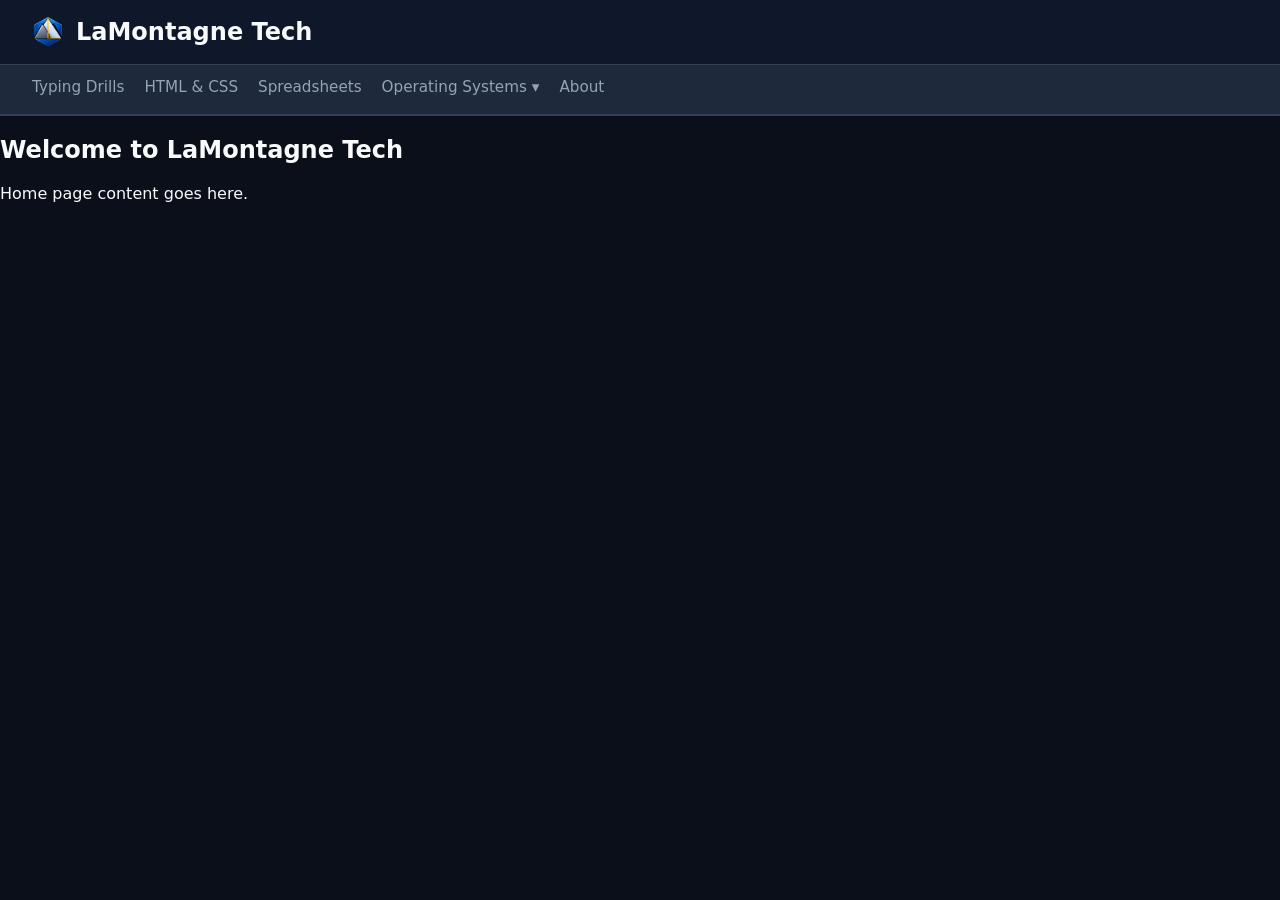
<file: index.html>
<!DOCTYPE html>
<html lang="en">
    <head>
        <meta charset="UTF-8">
        <meta name="viewport" content="width=device-width, initial-scale=1.0">
        <title>LaMontagne Tech - Home</title>
        <link rel="stylesheet" href="styles.css">
    </head>
    <body>
        <!-- The header will be automatically injected here by site.js -->
        
        <main>
            <section class="page-section">
                <h2>Welcome to LaMontagne Tech</h2>
                <p>Home page content goes here.</p>
            </section>
        </main>

        <script src="site.js"></script>
    </body>
</html>
</file>
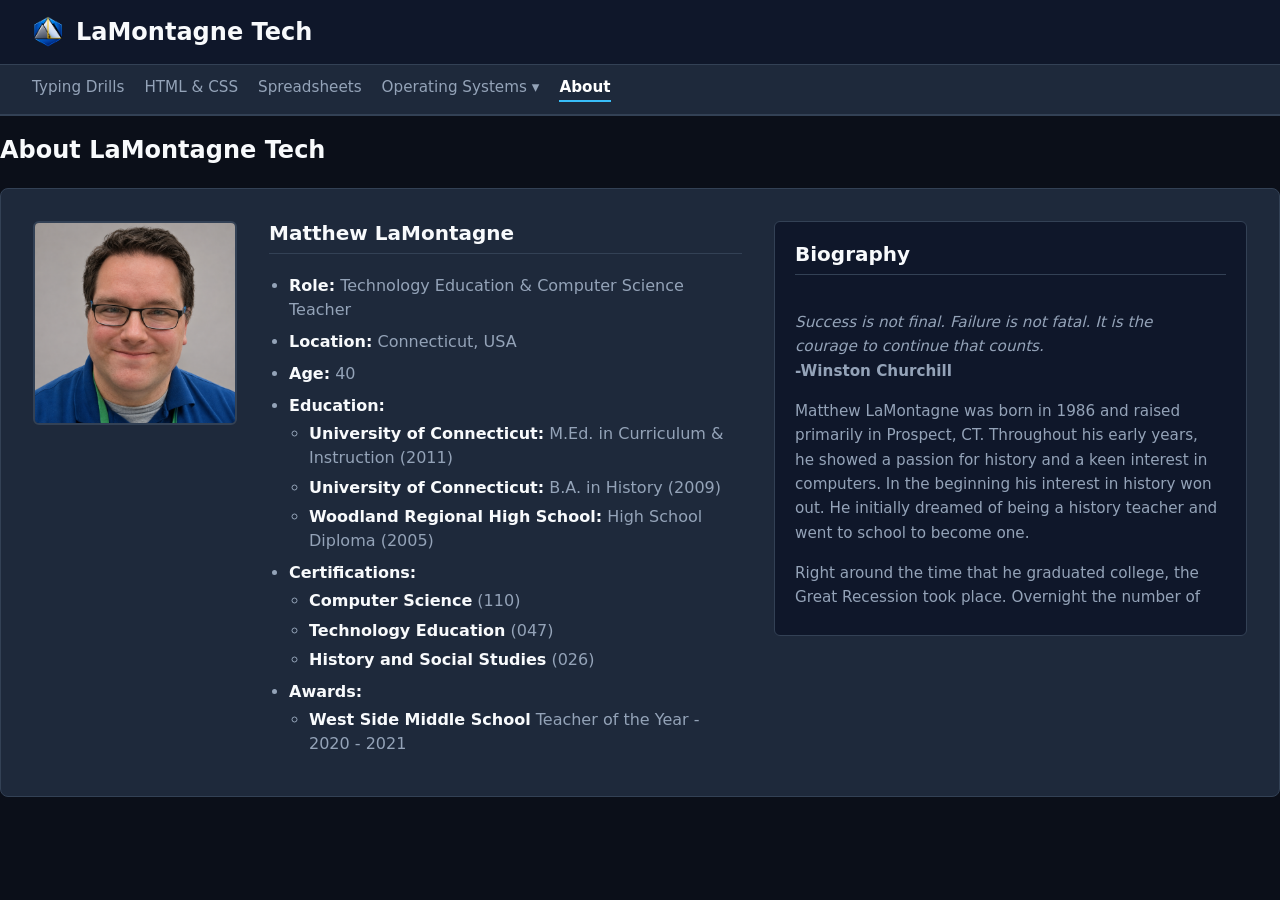
<file: about.html>
<!DOCTYPE html>
<html lang="en">
    <head>
        <meta charset="UTF-8">
        <meta name="viewport" content="width=device-width, initial-scale=1.0">
        <title>LaMontagne Tech - About</title>
        <link rel="stylesheet" href="styles.css">
    </head>
    <body>
        <!-- The header will be automatically injected here by site.js -->
        
        <main>
    <section class="page-section">
        <h2>About LaMontagne Tech</h2>
        
        <!-- Profile Container (3-Column Layout) -->
        <div class="profile-card">
            <img src="./images/portrait.png" alt="Portrait of Matthew" class="profile-photo">
            
            <div class="quick-facts">
                <h3>Matthew LaMontagne</h3>
                <ul class="facts-list">
                    <li><strong>Role:</strong> Technology Education & Computer Science Teacher</li>
                    <li><strong>Location:</strong> Connecticut, USA</li>
                    <li><strong>Age:</strong> <span id="dynamic-age"></span></li>
                    <li><strong>Education:</strong>
                        <ul class="nested-facts">
                            <li><strong>University of Connecticut:</strong> M.Ed. in Curriculum & Instruction (2011)</li>
                            <li><strong>University of Connecticut:</strong> B.A. in History (2009)</li>
                            <li><strong>Woodland Regional High School:</strong> High School Diploma (2005)</li>
                        </ul>
                    </li>
                    <li><strong>Certifications:</strong>
                        <ul class="nested-facts">
                            <li><strong>Computer Science</strong> (110)</li>
                            <li><strong>Technology Education</strong> (047)</li>
                            <li><strong>History and Social Studies</strong> (026)</li>
                        </ul>
                    </li>
                    <li><strong>Awards:</strong>
                        <ul class="nested-facts">
                            <li><strong>West Side Middle School</strong> Teacher of the Year - 2020 - 2021</li>
                        </ul>
                    </li>
                    
                </ul>
            </div>

            
            <div class="profile-bio">
                <h3>Biography</h3>
                <div class="bio-scroll-content">
                    <p><i>Success is not final. Failure is not fatal. It is the courage to continue that counts.</i> <strong> <br>-Winston Churchill</strong></p>
                    <p>Matthew LaMontagne was born in 1986 and raised primarily in Prospect, CT. Throughout his early years, he showed a passion for history and a keen interest in computers. In the beginning
                        his interest in history won out. He initially dreamed of being a history teacher and went to school to become one. 
                    </p>
                    <p>Right around the time that he graduated college, the Great Recession took place. Overnight the number of teaching positions available dropped dramatically. 
                        It quickly became apparent that most people in his field were not having any success in finding work. Matthew decided that the best choice then was to 
                        work as a substitute teacher in Waterbury. 
                    </p>
                    <p>He was given a long term Technology Education substitute assignment in 2013. During that time he got to work sourcing and repairing older laptops and towers to give students equipment to work with. Budgets
                       were tight, and he was not content with simply giving the kids paperwork. 
                    </p>
                    <p>After that year, the school opened up a series of computer teacher postions aimed at hiring dedicated certified staff. Matthew
                        was offered an official teaching position in 2014. He wasted no time in constructing curriculum for the new course and learning the
                        ins and outs of the Computer Information Systems standards. </p>
                    <p>Matthew's angle in teaching is to lead by example. When the district said that it needed students to have typing skill, he spent two years relearning how to type until he could
                        perform at a professional level, and wrote a course around it. When the district noted a lack of trained computer science teachers, he spent years learning HTML/CSS/JS/SQL and eventually
                        took and passed the Computer Science Praxis II. He learned by writing his own programs, making mistakes and sharing the process with the students. 
                    </p>
                    <p>During the Pandemic in 2020, Matthew realized right away that most families in his district were not well equipped to jump into distance learning. Most
                        did not have computer towers or laptops at home, and the achievement gap would widen with each passing day that the children were not engaged in learning. Since Matthew was
                        one of the few teachers who had already adopted Google Classroom well in advance of the pandemic, he knew that he had to lead the charge.</p>
                        
                    <p> Over the course of a month, Matthew contacted 
                        hundreds of households by phone, and walked families through connecting through everything from smart phones to Playstation consoles. If it had an internet
                        connection, he helped them make it happen. Likewise he created dozens of training tutorial videos for teachers and students to get them up to speed about Google Classroom, Google Meet, video editing software and 
                        a wide variety of digital tools to keep the work fun and engaging. 
                    </p>
                    <p>As a result of his efforts during the pandemic, Matthew was awarded with the 2020-2021 Teacher of the Year award.</p>
                    <p>People often assume that success is a straight line from major to career. However, it should be noted that we can become whatever we want at any age if we are willing to put the work in. Learning 
                        does not stop when we become adults. Instead it is the time we can best leverage our most powerful computer - our brains - to become something more. 
                    </p>
                </div>
            </div>
        </div>
    </section>
</main>

        <script src="site.js"></script>
    </body>
</html>
</file>
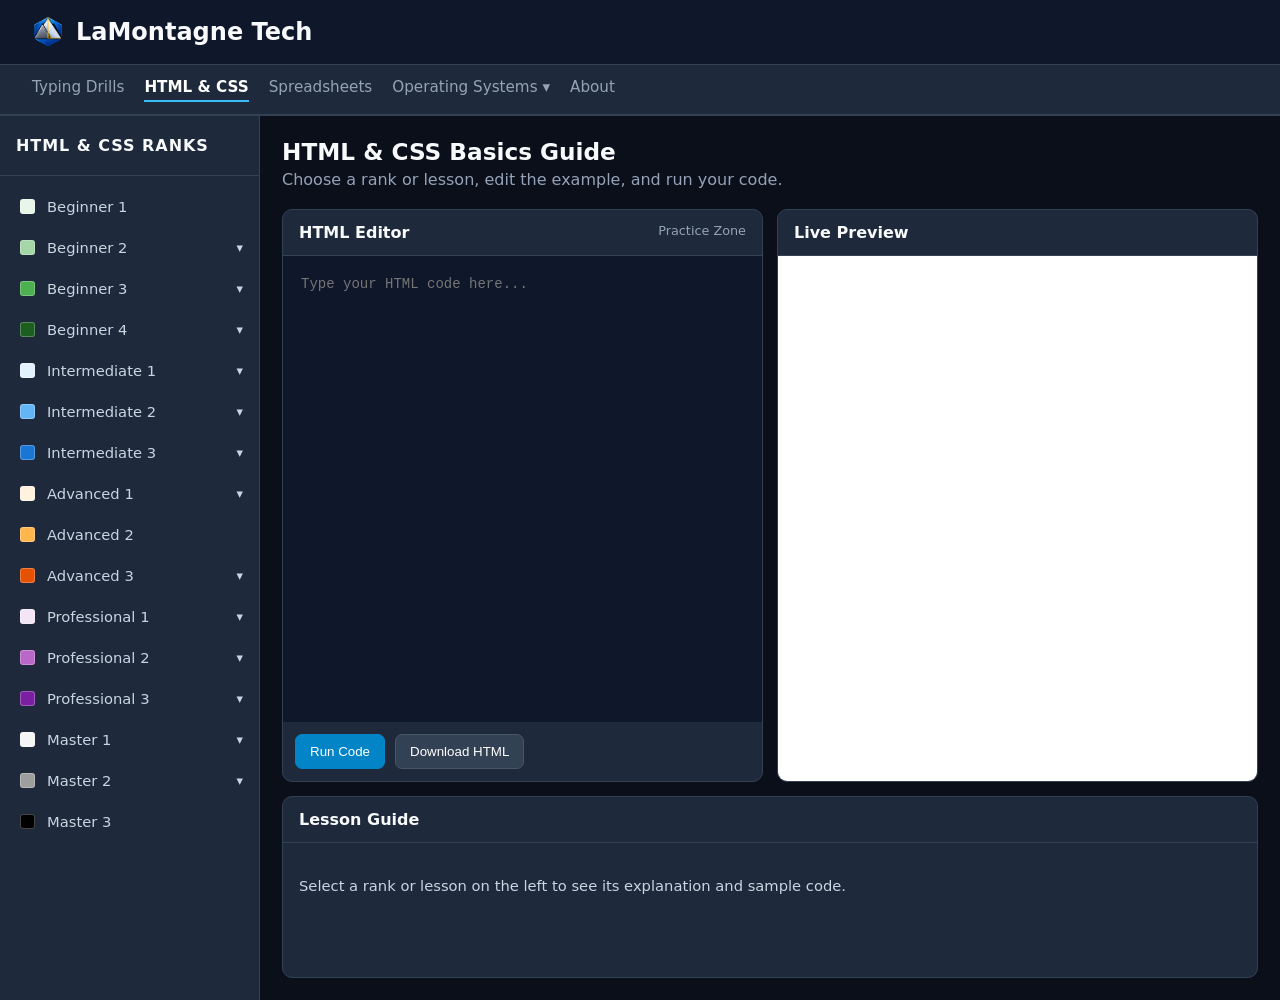
<file: htmlcss.html>
<!DOCTYPE html><html lang="en"><head><meta charset="UTF-8"><meta name="viewport" content="width=device-width,initial-scale=1"><title>HTML & CSS | LaMontagne Tech</title><link rel="stylesheet" href="styles.css"><link rel="stylesheet" href="htmlcss.css"></head><body><main class="htmlcss-app"><aside class="htmlcss-sidebar" aria-label="HTML and CSS ranks"><div class="htmlcss-sidebar-title">HTML & CSS RANKS</div><div class="htmlcss-ranks"><div class="htmlcss-rank"><button type="button" class="htmlcss-rank-button" id="b1"><span class="rank-shield b"></span>Beginner 1</button></div><div class="htmlcss-rank"><button type="button" class="htmlcss-rank-button" id="b2" aria-expanded="false"><span class="rank-shield b"></span>Beginner 2<span class="rank-chevron">▾</span></button><div class="htmlcss-lessons" hidden><button type="button" class="htmlcss-lesson" id="headings">Headings</button><button type="button" class="htmlcss-lesson" id="paragraphs">Paragraphs</button><button type="button" class="htmlcss-lesson" id="line-breaks">Line Breaks</button></div></div><div class="htmlcss-rank"><button type="button" class="htmlcss-rank-button" id="b3" aria-expanded="false"><span class="rank-shield b"></span>Beginner 3<span class="rank-chevron">▾</span></button><div class="htmlcss-lessons" hidden><button type="button" class="htmlcss-lesson" id="bold">Bold/Strong</button><button type="button" class="htmlcss-lesson" id="italics">Italicize/Emphasize</button></div></div><div class="htmlcss-rank"><button type="button" class="htmlcss-rank-button" id="b4" aria-expanded="false"><span class="rank-shield b"></span>Beginner 4<span class="rank-chevron">▾</span></button><div class="htmlcss-lessons" hidden><button type="button" class="htmlcss-lesson" id="unordered">Unordered Lists</button><button type="button" class="htmlcss-lesson" id="ordered">Ordered Lists</button></div></div><div class="htmlcss-rank"><button type="button" class="htmlcss-rank-button" id="i1" aria-expanded="false"><span class="rank-shield i"></span>Intermediate 1<span class="rank-chevron">▾</span></button><div class="htmlcss-lessons" hidden><button type="button" class="htmlcss-lesson" id="images">Images</button><button type="button" class="htmlcss-lesson" id="attributes">Attributes</button></div></div><div class="htmlcss-rank"><button type="button" class="htmlcss-rank-button" id="i2" aria-expanded="false"><span class="rank-shield i"></span>Intermediate 2<span class="rank-chevron">▾</span></button><div class="htmlcss-lessons" hidden><button type="button" class="htmlcss-lesson" id="css-colors">CSS color</button><button type="button" class="htmlcss-lesson" id="combine-css">Combining CSS commands</button></div></div><div class="htmlcss-rank"><button type="button" class="htmlcss-rank-button" id="i3" aria-expanded="false"><span class="rank-shield i"></span>Intermediate 3<span class="rank-chevron">▾</span></button><div class="htmlcss-lessons" hidden><button type="button" class="htmlcss-lesson" id="ids">Id attribute</button><button type="button" class="htmlcss-lesson" id="classes">Class attribute</button></div></div><div class="htmlcss-rank"><button type="button" class="htmlcss-rank-button" id="a1" aria-expanded="false"><span class="rank-shield a"></span>Advanced 1<span class="rank-chevron">▾</span></button><div class="htmlcss-lessons" hidden><button type="button" class="htmlcss-lesson" id="external">External Links</button><button type="button" class="htmlcss-lesson" id="internal">Internal Links</button></div></div><div class="htmlcss-rank"><button type="button" class="htmlcss-rank-button" id="a2"><span class="rank-shield a"></span>Advanced 2</button></div><div class="htmlcss-rank"><button type="button" class="htmlcss-rank-button" id="a3" aria-expanded="false"><span class="rank-shield a"></span>Advanced 3<span class="rank-chevron">▾</span></button><div class="htmlcss-lessons" hidden><button type="button" class="htmlcss-lesson" id="comment">Commenting</button><button type="button" class="htmlcss-lesson" id="comment-out">Commenting Out</button></div></div><div class="htmlcss-rank"><button type="button" class="htmlcss-rank-button" id="p1" aria-expanded="false"><span class="rank-shield p"></span>Professional 1<span class="rank-chevron">▾</span></button><div class="htmlcss-lessons" hidden><button type="button" class="htmlcss-lesson" id="family">Font Families</button><button type="button" class="htmlcss-lesson" id="font-size">Font Size</button><button type="button" class="htmlcss-lesson" id="font-weight">Font Weight/Style</button></div></div><div class="htmlcss-rank"><button type="button" class="htmlcss-rank-button" id="p2" aria-expanded="false"><span class="rank-shield p"></span>Professional 2<span class="rank-chevron">▾</span></button><div class="htmlcss-lessons" hidden><button type="button" class="htmlcss-lesson" id="valid">Validation</button><button type="button" class="htmlcss-lesson" id="goog">Google Sites</button></div></div><div class="htmlcss-rank"><button type="button" class="htmlcss-rank-button" id="p3" aria-expanded="false"><span class="rank-shield p"></span>Professional 3<span class="rank-chevron">▾</span></button><div class="htmlcss-lessons" hidden><button type="button" class="htmlcss-lesson" id="spans">Span</button><button type="button" class="htmlcss-lesson" id="divs">Div</button><button type="button" class="htmlcss-lesson" id="dimensions">Width/Height</button><button type="button" class="htmlcss-lesson" id="overflows">Overflow</button></div></div><div class="htmlcss-rank"><button type="button" class="htmlcss-rank-button" id="m1" aria-expanded="false"><span class="rank-shield m"></span>Master 1<span class="rank-chevron">▾</span></button><div class="htmlcss-lessons" hidden><button type="button" class="htmlcss-lesson" id="positions">Position</button><button type="button" class="htmlcss-lesson" id="z-index">Z-Index</button></div></div><div class="htmlcss-rank"><button type="button" class="htmlcss-rank-button" id="m2" aria-expanded="false"><span class="rank-shield m"></span>Master 2<span class="rank-chevron">▾</span></button><div class="htmlcss-lessons" hidden><button type="button" class="htmlcss-lesson" id="padding">Padding</button><button type="button" class="htmlcss-lesson" id="margins">Margins</button><button type="button" class="htmlcss-lesson" id="float">Float</button></div></div><div class="htmlcss-rank"><button type="button" class="htmlcss-rank-button" id="m3"><span class="rank-shield m"></span>Master 3</button></div></div></aside><section class="htmlcss-workspace"><div class="htmlcss-workspace-head"><div><h2>HTML & CSS Basics Guide</h2><p>Choose a rank or lesson, edit the example, and run your code.</p></div></div><div class="htmlcss-columns"><section class="htmlcss-panel htmlcss-editor-panel"><div class="htmlcss-panel-heading">HTML Editor <span>Practice Zone</span></div><textarea id="programmingScreen" spellcheck="false" aria-label="HTML code editor" placeholder="Type your HTML code here..."></textarea><div class="htmlcss-actions"><button type="button" id="run-htmlcss">Run Code</button><button type="button" id="download-htmlcss">Download HTML</button></div></section><section class="htmlcss-panel htmlcss-preview-panel"><div class="htmlcss-panel-heading">Live Preview</div><iframe id="outputFrame" title="Rendered HTML preview" sandbox="allow-scripts allow-modals"></iframe></section><section class="htmlcss-panel htmlcss-guide-panel"><div class="htmlcss-panel-heading">Lesson Guide</div><div id="info" class="htmlcss-guide"><p>Select a rank or lesson on the left to see its explanation and sample code.</p></div></section></div></section></main><script src="site.js"></script><script src="htmlcss.js"></script></body></html>
</file>
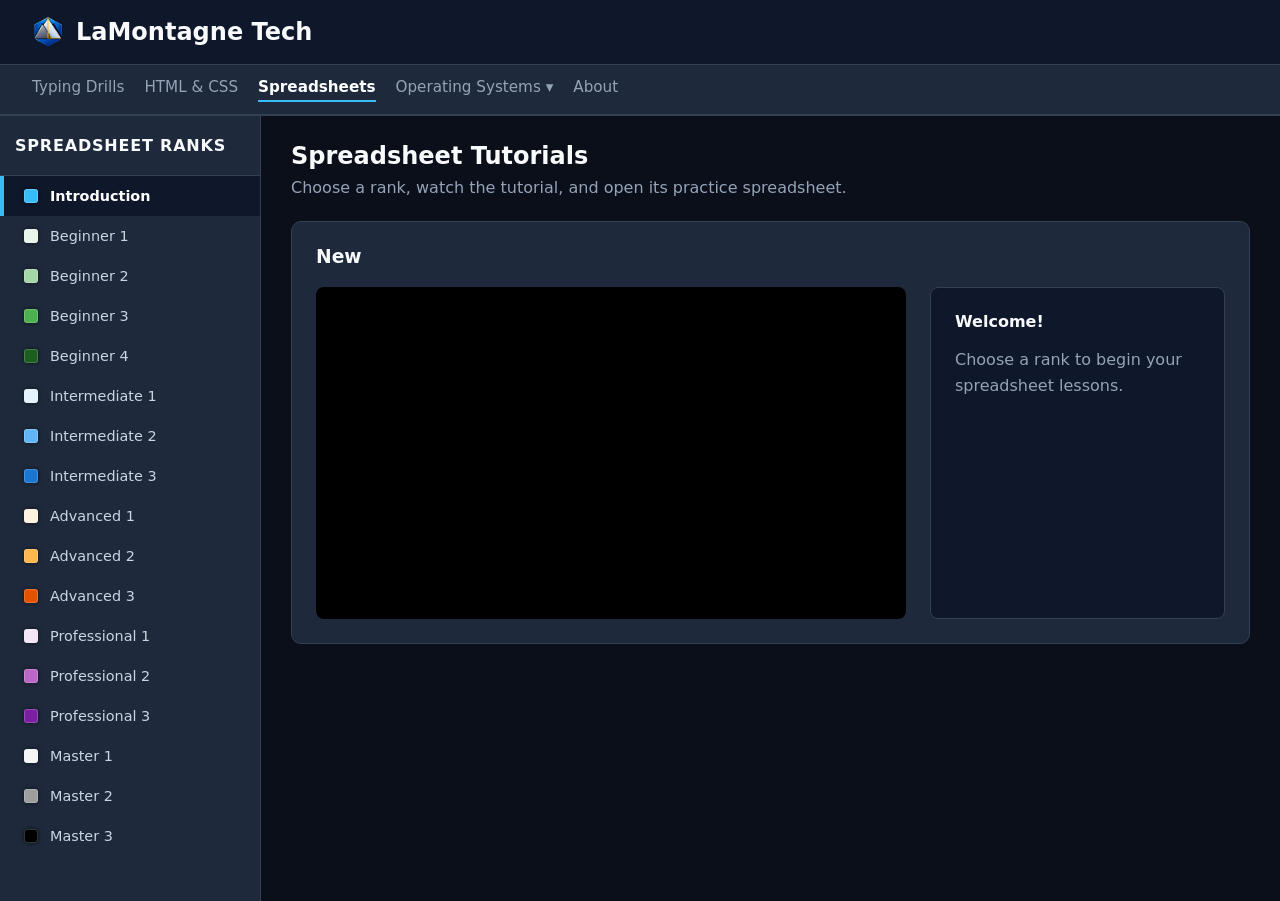
<file: spreadsheets.html>
<!DOCTYPE html><html lang="en"><head><meta charset="UTF-8"><meta name="viewport" content="width=device-width, initial-scale=1"><title>Spreadsheets | LaMontagne Tech</title><link rel="stylesheet" href="styles.css"><link rel="stylesheet" href="spreadsheets.css"></head><body><main class="sheet-app"><aside class="sheet-sidebar" aria-label="Spreadsheet ranks"><h2>SPREADSHEET RANKS</h2><nav id="sheet-ranks"></nav></aside><section class="sheet-main"><header class="sheet-intro"><h2>Spreadsheet Tutorials</h2><p>Choose a rank, watch the tutorial, and open its practice spreadsheet.</p></header><div id="sheet-lesson" class="sheet-lesson" aria-live="polite"></div></section></main><script src="site.js"></script><script src="spreadsheets.js"></script></body></html>
</file>
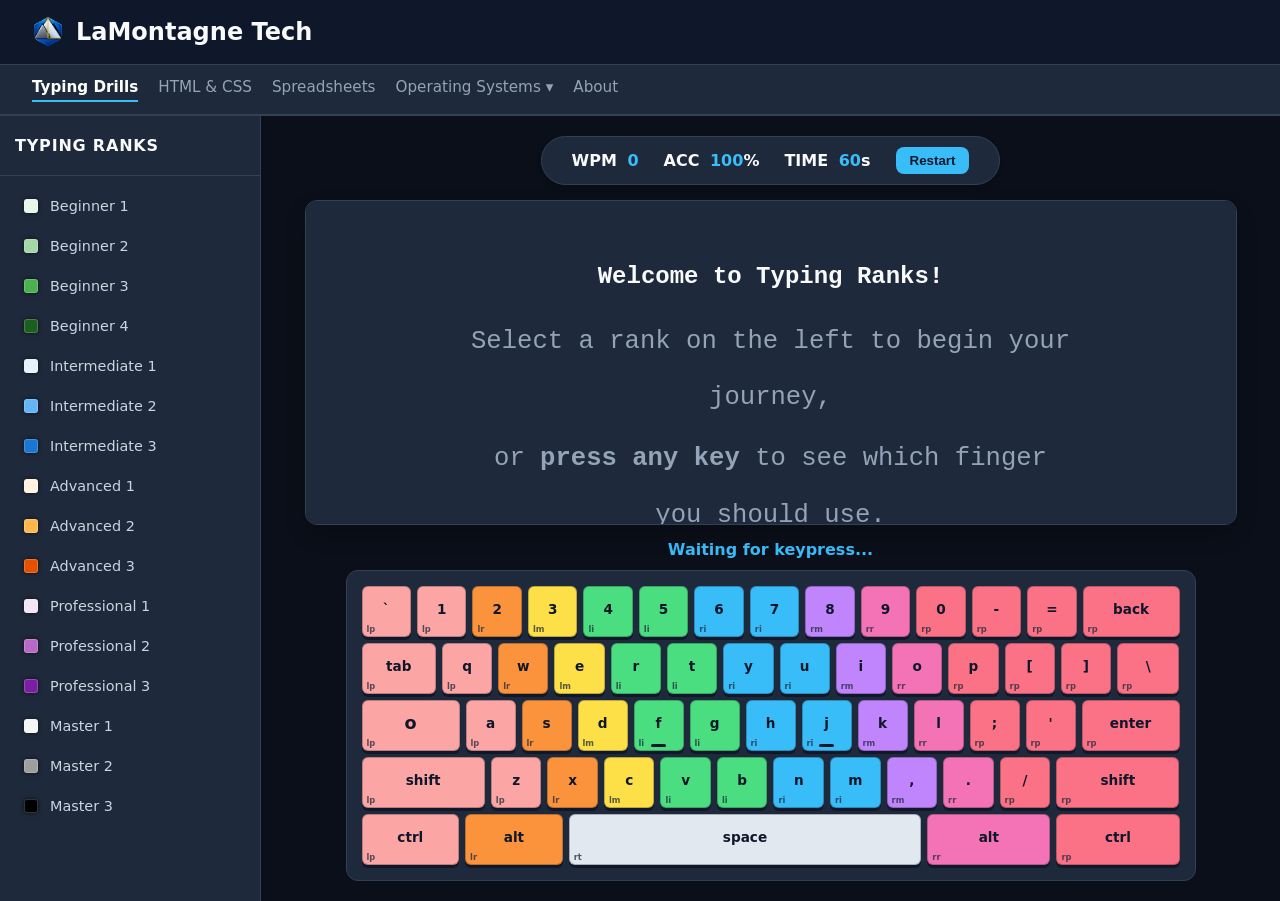
<file: typing.html>
<!DOCTYPE html>
<html lang="en">
<head>
    <meta charset="UTF-8">
    <meta name="viewport" content="width=device-width, initial-scale=1.0">
    <title>LaMontagne Tech - Typing Drills</title>
    <link rel="stylesheet" href="styles.css">
    <style>
        /* --- Typing App Specific Layout & Color Zones --- */
        :root { 
            --sidebar-width: 260px;
            --primary: #38bdf8; 
            --sidebar-bg: #1e293b;
            --bg: #0b0f19; 
            --error-red: #ef4444;
            --key-text: #0f172a;
            --key-border: #475569;
            
            /* High-Contrast, Distinct Finger Zone Colors */
            --lp: #fca5a5; /* Left Pinky: Bright Soft Red */
            --lr: #fb923c; /* Left Ring: Vivid Orange */
            --lm: #fde047; /* Left Middle: Vivid Yellow */
            --li: #4ade80; /* Left Index: Vibrant Green */
            
            --ri: #38bdf8; /* Right Index: Bright Cyan/Blue */
            --rm: #c084fc; /* Right Middle: Bright Purple */
            --rr: #f472b6; /* Right Ring: Bright Magenta */
            --rp: #fb7185; /* Right Pinky: Coral Pink */
            --thumb: #e2e8f0; /* Thumb (Space): Light Slate */
        }

        /* App Wrapper below sticky site header */
        .typing-app-wrapper {
            display: flex;
            height: calc(100vh - 115px);
            width: 100vw;
            overflow: hidden;
            background: var(--bg);
            position: relative;
        }

        /* Sidebar styling */
        #typing-sidebar {
            width: var(--sidebar-width);
            min-width: var(--sidebar-width);
            background: var(--sidebar-bg);
            color: white;
            display: flex;
            flex-direction: column;
            border-right: 1px solid #334155;
            z-index: 10;
        }
        #typing-sidebar-header {
            padding: 20px 15px;
            font-size: 1rem;
            font-weight: 700;
            border-bottom: 1px solid #334155;
            color: #f8fafc;
            letter-spacing: 0.05em;
            display: flex;
            justify-content: space-between;
            align-items: center;
        }
        #close-sidebar {
            display: none;
            background: none;
            border: none;
            color: white;
            cursor: pointer;
            font-size: 1.4rem;
        }
        #rank-list { flex-grow: 1; overflow-y: auto; padding: 10px 0; }
        
        .rank-item {
            display: flex;
            align-items: center;
            gap: 12px;
            padding: 12px 20px;
            cursor: pointer;
            transition: all 0.2s;
            color: #cbd5e1;
            font-size: 0.9rem;
            border-left: 4px solid transparent;
            white-space: nowrap;
        }
        .rank-shield {
            width: 12px;
            height: 12px;
            border-radius: 3px;
            flex-shrink: 0;
            box-shadow: 0 0 4px rgba(0,0,0,0.6);
            border: 1px solid rgba(255,255,255,0.2);
        }
        .rank-item:hover { color: #f8fafc; background: rgba(255,255,255,0.05); }
        .rank-item.active {
            background: #0f172a;
            color: white;
            font-weight: 600;
            border-left: 4px solid var(--primary);
        }

        /* Main Typing Workspace */
        .typing-main {
            flex: 1;
            display: flex;
            flex-direction: column;
            align-items: center;
            padding: 20px;
            min-width: 0;
            overflow-y: auto;
        }

        #stats-bar {
            margin-bottom: 15px;
            display: flex;
            align-items: center;
            gap: 25px;
            background: #1e293b;
            border: 1px solid #334155;
            color: #f8fafc;
            padding: 10px 30px;
            border-radius: 50px;
            box-shadow: 0 4px 6px -1px rgba(0,0,0,0.2);
            font-weight: 600;
            flex-shrink: 0;
        }
        .stat-val { color: var(--primary); margin-left: 5px; }

        /* Typing Display Area */
        #display-container {
            width: 100%;
            max-width: 850px;
            flex: 1;
            min-height: 180px;
            background: #1e293b;
            border: 1px solid #334155;
            padding: 30px 40px;
            border-radius: 12px;
            box-shadow: 0 10px 25px -5px rgba(0,0,0,0.3);
            overflow-y: auto;
            position: relative;
            margin-bottom: 15px;
            transition: mask-image 0.3s;
        }

        .faded {
            mask-image: linear-gradient(to bottom, 
                transparent 0%, 
                black var(--top-fade, 0%), 
                black var(--bottom-fade, 100%), 
                transparent 100%);
            -webkit-mask-image: linear-gradient(to bottom, 
                transparent 0%, 
                black var(--top-fade, 0%), 
                black var(--bottom-fade, 100%), 
                transparent 100%);
        }

        #display {
            width: 100%;
            font-family: 'Courier New', Courier, monospace;
            line-height: 2.2;
            color: #64748b;
            font-size: 1.6rem;
            text-align: left;
        }
        .word-block { display: inline-block; white-space: nowrap; margin-right: 0.3em; }
        .char { position: relative; }
        .char.correct:not(.missed) { color: #f8fafc; }
        .char.correct.missed { color: var(--error-red); text-decoration: underline; }
        .char.current { background: #0f172a; color: #38bdf8; outline: 2px solid var(--primary); border-radius: 2px; }

        /* Video Container */
        #video-placeholder {
            display: none;
            width: 100%;
            max-width: 800px;
            aspect-ratio: 16 / 9;
            background: #000;
            border-radius: 10px;
            overflow: hidden;
            align-items: center;
            justify-content: center;
            margin: 0 auto;
        }

        /* Keyboard Backer & Layout */
        #keyboard-container {
            display: none;
            flex-direction: column;
            gap: 6px;
            background: #1e293b;
            border: 1px solid #334155;
            padding: 15px;
            border-radius: 12px;
            width: 100%;
            max-width: 850px;
            flex-shrink: 0;
            box-sizing: border-box;
        }
        .kb-row { display: flex; gap: 6px; width: 100%; }
        
        .key {
            border: 1px solid rgba(0, 0, 0, 0.25);
            border-radius: 6px;
            height: 44px;
            display: flex;
            align-items: center;
            justify-content: center;
            font-size: 0.85rem;
            font-weight: 700;
            color: var(--key-text);
            box-shadow: 0 3px 0 #0f172a;
            text-transform: lowercase;
            flex: 1;
            min-width: 0;
            position: relative;
            padding-bottom: 5px;
            opacity: 1;
        }

        /* Tactile Finger Indicator Label (LP, LR, LM, etc.) */
        .key::before {
            content: attr(data-finger);
            position: absolute;
            bottom: 2px;
            left: 4px;
            font-size: 0.52rem;
            color: #1e293b;
            font-weight: 800;
            opacity: 0.75;
        }

        /* Homing Bumps for F and J */
        #key-f::after, #key-j::after {
            content: '';
            position: absolute;
            bottom: 3px;
            left: 35%;
            width: 30%;
            height: 3px;
            background: #0f172a;
            border-radius: 10px;
        }

        /* Color Zone Classes */
        .lp { background-color: var(--lp) !important; }
        .lr { background-color: var(--lr) !important; }
        .lm { background-color: var(--lm) !important; }
        .li { background-color: var(--li) !important; }
        .ri { background-color: var(--ri) !important; }
        .rm { background-color: var(--rm) !important; }
        .rr { background-color: var(--rr) !important; }
        .rp { background-color: var(--rp) !important; }
        .th { background-color: var(--thumb) !important; }

        /* Key Width Ratios */
        .key-back { flex: 2; }
        .key-tab { flex: 1.5; }
        #key-\\ { flex: 1.25; }
        .key-search { flex: 2; font-size: 1.1rem; }
        .key-enter { flex: 2; }
        .key-shift-l, .key-shift-r { flex: 2.5; }
        #ctrl-l, #alt-l { flex: 1.5; }
        .key-space { flex: 5.5; }
        #alt-r, #ctrl-r { flex: 1.9; }

        .key.active-key,
        .kb-row .key.active-key {
            background-color: #ffffff !important;
            color: #0f172a !important;
            outline: 3px solid var(--primary);
            transform: translateY(2px);
            box-shadow: none;
        }
        .key.active-key::before { color: #0f172a !important; }

        #hidden-input { position: absolute; opacity: 0; pointer-events: none; }
        #finger-indicator { height: 25px; text-align: center; font-weight: 600; color: var(--primary); font-size: 1rem; margin-bottom: 5px; flex-shrink: 0; }

        #mobile-menu-btn {
            display: none;
            position: fixed;
            bottom: 20px;
            right: 20px;
            background: var(--primary);
            color: #0f172a;
            border: none;
            padding: 12px 16px;
            border-radius: 50px;
            font-weight: bold;
            cursor: pointer;
            z-index: 1100;
            box-shadow: 0 4px 12px rgba(0,0,0,0.4);
        }

        #sidebar-overlay {
            display: none;
            position: fixed;
            top: 0; left: 0; right: 0; bottom: 0;
            background: rgba(0,0,0,0.6);
            z-index: 950;
        }

        @media (max-width: 950px) {
            #mobile-menu-btn { display: block; }
            #close-sidebar { display: block; }
            #typing-sidebar {
                position: fixed;
                top: 0; left: 0; bottom: 0;
                transform: translateX(-100%);
                transition: transform 0.3s ease;
                z-index: 1050;
            }
            #typing-sidebar.open { transform: translateX(0); }
            #sidebar-overlay.active { display: block; }
            #display { font-size: 1.35rem; }
        }
    </style>
</head>
<body>

    <!-- Global Header injected automatically by site.js -->

    <div class="typing-app-wrapper">
        <button id="mobile-menu-btn" onclick="toggleSidebar()">Ranks Menu ☰</button>
        <div id="sidebar-overlay" onclick="toggleSidebar()"></div>

        <nav id="typing-sidebar">
            <div id="typing-sidebar-header">
                <span>TYPING RANKS</span>
                <button id="close-sidebar" onclick="toggleSidebar()">✕</button>
            </div>
            <div id="rank-list"></div>
        </nav>

        <main class="typing-main">
            <div id="stats-bar">
                <div>WPM <span id="wpm" class="stat-val">0</span></div>
                <div>ACC <span id="acc" class="stat-val">100</span>%</div>
                <div>TIME <span id="timer" class="stat-val">60</span>s</div> 
                <button onclick="restartLesson()" style="background:var(--primary); color:#0f172a; font-weight:bold; border:none; padding:6px 14px; border-radius:8px; cursor:pointer;">Restart</button>
            </div>

            <div id="display-container">
                <div id="display">Select a rank...</div>
                <div id="video-placeholder"></div>
            </div>

            <div id="finger-indicator"></div>

            <div id="keyboard-container">
                <!-- Row 1 -->
                <div class="kb-row">
                    <div class="key lp" id="key-`" data-finger="LP">`</div>
                    <div class="key lp" id="key-1" data-finger="LP">1</div>
                    <div class="key lr" id="key-2" data-finger="LR">2</div>
                    <div class="key lm" id="key-3" data-finger="LM">3</div>
                    <div class="key li" id="key-4" data-finger="LI">4</div>
                    <div class="key li" id="key-5" data-finger="LI">5</div>
                    <div class="key ri" id="key-6" data-finger="RI">6</div>
                    <div class="key ri" id="key-7" data-finger="RI">7</div>
                    <div class="key rm" id="key-8" data-finger="RM">8</div>
                    <div class="key rr" id="key-9" data-finger="RR">9</div>
                    <div class="key rp" id="key-0" data-finger="RP">0</div>
                    <div class="key rp" id="key--" data-finger="RP">-</div>
                    <div class="key rp" id="key-=" data-finger="RP">=</div>
                    <div class="key key-back rp" data-finger="RP">back</div>
                </div>
                <!-- Row 2 -->
                <div class="kb-row">
                    <div class="key key-tab lp" data-finger="LP">tab</div>
                    <div class="key lp" id="key-q" data-finger="LP">q</div>
                    <div class="key lr" id="key-w" data-finger="LR">w</div>
                    <div class="key lm" id="key-e" data-finger="LM">e</div>
                    <div class="key li" id="key-r" data-finger="LI">r</div>
                    <div class="key li" id="key-t" data-finger="LI">t</div>
                    <div class="key ri" id="key-y" data-finger="RI">y</div>
                    <div class="key ri" id="key-u" data-finger="RI">u</div>
                    <div class="key rm" id="key-i" data-finger="RM">i</div>
                    <div class="key rr" id="key-o" data-finger="RR">o</div>
                    <div class="key rp" id="key-p" data-finger="RP">p</div>
                    <div class="key rp" id="key-[" data-finger="RP">[</div>
                    <div class="key rp" id="key-]" data-finger="RP">]</div>
                    <div class="key rp" id="key-\" data-finger="RP">\</div>
                </div>
                <!-- Row 3 -->
                <div class="kb-row">
                    <div class="key key-search lp" data-finger="LP">ο</div>
                    <div class="key lp" id="key-a" data-finger="LP">a</div>
                    <div class="key lr" id="key-s" data-finger="LR">s</div>
                    <div class="key lm" id="key-d" data-finger="LM">d</div>
                    <div class="key li" id="key-f" data-finger="LI">f</div>
                    <div class="key li" id="key-g" data-finger="LI">g</div>
                    <div class="key ri" id="key-h" data-finger="RI">h</div>
                    <div class="key ri" id="key-j" data-finger="RI">j</div>
                    <div class="key rm" id="key-k" data-finger="RM">k</div>
                    <div class="key rr" id="key-l" data-finger="RR">l</div>
                    <div class="key rp" id="key-;" data-finger="RP">;</div>
                    <div class="key rp" id="key-'" data-finger="RP">'</div>
                    <div class="key key-enter rp" data-finger="RP">enter</div>
                </div>
                <!-- Row 4 -->
                <div class="kb-row">
                    <div class="key key-shift-l lp" id="key-left-shift" data-finger="LP">shift</div>
                    <div class="key lp" id="key-z" data-finger="LP">z</div>
                    <div class="key lr" id="key-x" data-finger="LR">x</div>
                    <div class="key lm" id="key-c" data-finger="LM">c</div>
                    <div class="key li" id="key-v" data-finger="LI">v</div>
                    <div class="key li" id="key-b" data-finger="LI">b</div>
                    <div class="key ri" id="key-n" data-finger="RI">n</div>
                    <div class="key ri" id="key-m" data-finger="RI">m</div>
                    <div class="key rm" id="key-," data-finger="RM">,</div>
                    <div class="key rr" id="key-." data-finger="RR">.</div>
                    <div class="key rp" id="key-/" data-finger="RP">/</div>
                    <div class="key key-shift-r rp" id="key-right-shift" data-finger="RP">shift</div>
                </div>
                <!-- Row 5 -->
                <div class="kb-row">
                    <div class="key lp" id="ctrl-l" data-finger="LP">ctrl</div>
                    <div class="key lr" id="alt-l" data-finger="LR">alt</div>
                    <div class="key key-space th" id="key- " data-finger="RT">space</div>
                    <div class="key rr" id="alt-r" data-finger="RR">alt</div>
                    <div class="key rp" id="ctrl-r" data-finger="RP">ctrl</div>
                </div>
            </div>
            <input type="text" id="hidden-input" autocomplete="off" spellcheck="false">
        </main>
    </div>

    <!-- Script Injection for Global Header & Navigation -->
    <script src="site.js"></script>
    <script>
        let typingBuffer = ""; 
        const fingerMap = {
            'q': 'Left Pinky', 'a': 'Left Pinky', 'z': 'Left Pinky', '1': 'Left Pinky', '`': 'Left Pinky',
            'w': 'Left Ring', 's': 'Left Ring', 'x': 'Left Ring', '2': 'Left Ring',
            'e': 'Left Middle', 'd': 'Left Middle', 'c': 'Left Middle', '3': 'Left Middle',
            'r': 'Left Index', 'f': 'Left Index', 'v': 'Left Index', '4': 'Left Index',
            't': 'Left Index', 'g': 'Left Index', 'b': 'Left Index', '5': 'Left Index',
            'y': 'Right Index', 'h': 'Right Index', 'n': 'Right Index', '6': 'Right Index',
            'u': 'Right Index', 'j': 'Right Index', 'm': 'Right Index', '7': 'Right Index',
            'i': 'Right Middle', 'k': 'Right Middle', ',': 'Right Middle', '8': 'Right Middle',
            'o': 'Right Ring', 'l': 'Right Ring', '.': 'Right Ring', '9': 'Right Ring',
            'p': 'Right Pinky', ';': 'Right Pinky', '/': 'Right Pinky', '0': 'Right Pinky', '-': 'Right Pinky', '=': 'Right Pinky',
            ' ': 'Right Thumb',
            'shift': 'Pinky',
            'control': 'Pinky',
            'alt': 'Ring Finger',
            'meta': 'Left Pinky',
            'enter': 'Right Pinky',
            'backspace': 'Right Pinky'
        };

        const rankRegistry = {
            "Beginner 2": ["j", "f", " ", "u", "r", "k", "d", "e", "i", "c", "g", "n"],
            "Beginner 3": ["t", "s", "l", "o", "b", "a", "v", "h", "m", ".", ","],
            "Beginner 4": ["w", "x", ";", "q", "y", "p", "z", "/"],
            "Intermediate 1": ["SHIFT"], 
            "Intermediate 2": ["!", "?", "'", '"', ":", "-"],
            "Advanced 3": ["1", "2", "3", "4", "5", "6", "7", "8", "9", "0"],
            "Professional 3": ["<", ">", "\\", "|", "`", "~", "@", "#", "$", "%", "^", "&", "*", "(", ")", "_", "=", "+", "[", "]", "{", "}"],
            "Master 2": ["CTRL", "ALT"]
        };

        const rankTests = {
            "Intermediate 3": [
                "The red dog ran home fast to get his food now.",
                "A tall tree fell down near the blue lake today.",
                "She left her gold ring back in the dark cave.",
                "Five birds flew over the high stone wall fast.",
                "He must find the lost keys near the back door."
            ],
            "Advanced 1": [
                "Walking through the quiet forest can help you feel calm and happy while the birds sing in the tall green trees.",
                "The bright sun shines on the blue ocean waves while children play in the sand and build a very large castle.",
                "Learning to type fast is a great way to save time every single day when you are working on your new computer.",
                "If you practice your keys every morning you will soon find that you can type without ever looking at your hands.",
                "A small spark can start a very big fire if the wind is blowing hard across the dry grass in the open field."
            ],
            "Advanced 2": [
                "Many people believe that learning to type quickly is a vital skill in the modern world because almost every job requires using a computer for several hours each day to communicate with team members and complete various tasks.",
                "The history of our world is filled with amazing stories of people who traveled across the sea to find new lands and build a better life for their families despite the many risks they faced during the long journey.",
                "Success often comes to those who are willing to work hard and never give up on their dreams even when things get difficult or stay slow for a long time before finally showing signs of real progress and growth.",
                "Eating a balanced diet with plenty of fruits and vegetables is essential for maintaining a healthy body and mind throughout your life so that you have the energy to pursue your goals and enjoy your favorite hobbies.",
                "When the winter snow begins to fall and the temperature drops below freezing we must make sure to wear warm clothes and stay inside by the fire to avoid catching a cold or getting sick during the holiday season."
            ],
            "Professional 1": [
                "Exploration has always been a part of the human spirit, leading us to cross vast oceans and eventually reach for the stars. Today, we continue that journey by developing new technologies that allow us to live and work in space for long periods, proving that our curiosity knows no bounds as we look toward the distant red planet and the stars.",
                "The internet has changed the way we access information and connect with people from all around the globe in an instant. While this technology provides us with many benefits, it also presents new challenges regarding our privacy and the security of our personal data as we navigate the complex digital landscape of the twenty first century.",
                "Volunteering your time to help those in need is a rewarding experience that can make a positive impact on your local community. Whether you are working at a food bank or mentoring a student, your efforts contribute to a kinder world where everyone has the support they need to succeed and thrive despite the obstacles they face.",
                "Sustainable living is becoming increasingly important as we look for ways to protect our environment for future generations. By reducing our waste and using renewable energy sources, we can help ensure that our planet remains a healthy and beautiful place to live for many years to come as we strive to create a more balanced and green economy.",
                "The study of philosophy encourages us to ask deep questions about the nature of existence and the values that guide our actions. By reflecting on the thoughts of great thinkers throughout history, we can gain a better understanding of ourselves and the world around us, helping us to lead more meaningful and purposeful lives."
            ],
            "Professional 2": [
                "The art of storytelling has evolved from ancient cave paintings to digital cinema, yet the core purpose remains the same: to share experiences and connect with others. When we read a well-written book or watch a moving film, we are transported into another person's life, allowing us to build empathy and understand perspectives that are different from our own. This connection is what makes the humanities so essential to our shared global culture today.",
                "Scientific research is a collaborative effort that requires patience, precision, and a willingness to challenge existing ideas. Researchers spend years conducting experiments and analyzing data to uncover the mysteries of the natural world, from the smallest subatomic particles to the largest galaxies in the universe. Each discovery builds upon the work of those who came before, moving humanity forward in its quest for knowledge and truth.",
                "Classical music has a unique power to evoke a wide range of emotions, from the quiet joy of a piano sonata to the grand intensity of a full symphony orchestra. Composers like Bach, Mozart, and Beethoven spent their lives perfecting their craft, creating timeless masterpieces that continue to inspire and move audiences centuries after they were first written. Listening to these works allows us to appreciate the beauty of human creativity.",
                "Global trade has connected economies in ways that were once unimaginable, allowing goods and services to flow across borders with ease. This interdependence has led to increased wealth and innovation in many parts of the world, but it also means that economic shifts in one country can have a ripple effect across the entire globe. Understanding these complex relationships is key to navigating the modern international business environment.",
                "The development of artificial intelligence is one of the most significant technological advancements of our time, with the potential to transform almost every aspect of our lives. From healthcare to transportation, AI is already being used to solve complex problems and improve efficiency. However, as this technology continues to evolve, we must also consider the ethical implications and ensure that it is used for the benefit of all humanity."
            ],
            "Master 1": [
                "Architecture is often described as frozen music, a physical manifestation of a culture's values and technological capabilities at a specific point in history. From the towering stone pyramids of Egypt to the glass-and-steel skyscrapers that define our modern city skylines, every structure tells a story of human ambition. Engineers must balance the laws of physics with the desires of aesthetics, ensuring that a building is not only beautiful to behold but also safe and functional for the thousands of people who will inhabit its spaces every single day.",
                "Marine biology is the study of life in the ocean, a vast and largely unexplored frontier that covers more than seventy percent of our planet's surface. From the colorful coral reefs in shallow tropical waters to the strange and bioluminescent creatures that live in the dark depths of the abyss, the ocean is home to an incredible diversity of life. Biologists work to understand these complex ecosystems and the impact of climate change on marine habitats, which is vital for the survival of countless species and our own environment.",
                "The Renaissance was a period of great cultural and intellectual rebirth that began in Italy during the fourteenth century and eventually spread across Europe. This era saw a renewed interest in classical art, literature, and science, leading to the works of iconic figures like Leonardo da Vinci and Michelangelo. It was a time of exploration and discovery, both in the physical world and in the realm of ideas, laying the groundwork for the modern world and changing the way we perceive the human experience and our place in the universe.",
                "Cybersecurity is a critical concern in our increasingly digital world, as hackers and other malicious actors seek to exploit vulnerabilities in our computer systems and networks. Protecting sensitive information requires a multi-layered approach that includes strong passwords, encryption, and regular software updates. As technology continues to advance, the methods used by cybercriminals become more sophisticated, making it essential for individuals and organizations to stay informed and proactive in their efforts to defend against potential threats.",
                "Astronomy is one of the oldest sciences, driven by our innate curiosity about the cosmos and our place within it. By using powerful telescopes and other advanced instruments, astronomers are able to observe distant stars, planets, and galaxies, uncovering the secrets of the universe's birth and evolution. Every new discovery, from the detection of gravitational waves to the imaging of a black hole, expands our understanding of the laws of physics and inspires us to continue our journey of exploration into the vast and mysterious reaches of space."
            ],
            "Master 3": [
                "In 1912, the Titanic sank below the cold North Atlantic; sadly, many of its passengers never returned to their homes. This tragedy led to significant changes in maritime law, specifically regarding the number of lifeboats required on large vessels. Today, we remember the event not just as a disaster, but as a turning point in engineering safety. If we study history closely, we learn that progress often comes at a high price, yet it is through these lessons that we build a safer world for future generations to explore without such great risks.",
                "The Great Depression of the 1930s was a period of severe economic hardship that affected millions of people worldwide; it began with the stock market crash in 1929 and lasted for nearly a decade. During this time, unemployment reached record highs, and many families struggled to find food and shelter. Governments around the world implemented new policies to stimulate growth and provide relief, such as the New Deal in the United States. These measures eventually led to a slow recovery, but the impact of the era is still felt today.",
                "Space exploration reached a historic milestone in 1969 when the Apollo 11 mission successfully landed the first humans on the moon; Neil Armstrong's famous words, 'That's one small step for man, one giant leap for mankind,' resonated across the globe. This achievement was the result of years of intense research and development, involving thousands of scientists and engineers. It proved that humanity could overcome immense challenges to reach new frontiers, inspiring a generation to look up at the stars with a sense of wonder.",
                "The Industrial Revolution transformed society from an agrarian economy to one dominated by manufacturing and industry; it began in Britain in the late 18th century and quickly spread to other parts of the world. New inventions like the steam engine and the power loom revolutionized production, leading to urbanization and the growth of modern cities. While this era brought about significant economic progress, it also led to difficult working conditions and environmental issues that we are still working to address in the present day.",
                "The fall of the Berlin Wall in 1989 was a powerful symbol of the end of the Cold War and the reunification of Germany; it marked the beginning of a new era in international relations. For nearly thirty years, the wall had divided East and West, representing the ideological split between communism and democracy. When the barriers finally came down, it was a moment of immense joy and hope for millions of people. This event paved the way for the integration of Europe and a shift toward a more connected and peaceful world."
            ]
        };

        const dictionary = [
            "fire", "rice", "dice", "rude", "duke", "kind", "fine", "nice", "neck", "deck", "curd", "grin", "iced", "under", "inner", "fender", "cider", "judge", "fence", "the", "quick", "brown", "fox", "jumps", "over", "lazy", "dog", "back", "vex", "quartz", "ship", "time", "vocal", "might", "bold", "salt", "this", "that", "from", "with",
            "don't", "it's", "can't", "stop!", "run?", "wait:", "fast-track", "well-done", "he's", "she's", "really?", "help!"
        ];

        const ranks = ["Beginner 1", "Beginner 2", "Beginner 3", "Beginner 4", "Intermediate 1", "Intermediate 2", "Intermediate 3", "Advanced 1", "Advanced 2", "Advanced 3", "Professional 1", "Professional 2", "Professional 3", "Master 1", "Master 2", "Master 3"];
        const showKbRanks = ["Beginner 2", "Beginner 3", "Beginner 4", "Intermediate 1", "Intermediate 2", "Advanced 3", "Professional 3", "Master 2"];
        
        const master2Missions = [
            {
                id: "select_copy_paste",
                instruction: "1. Click the text below. 2. Select All (Ctrl+A). 3. Copy (Ctrl+C). 4. Tab to the empty box. 5. Paste (Ctrl+V). 6. Enter to Submit.",
                setup: { source: "The quick brown fox jumps over the lazy dog.", target: "" },
                validate: (state) => state.target === state.source && state.focused === "submit"
            },
            {
                id: "backspace_word",
                instruction: "Hold Ctrl and press Backspace to delete the entire word 'incorrect'.",
                setup: { text: "This is incorrect" },
                validate: (state) => state.text.trim() === "This is"
            },
            {
                id: "caps_lock",
                instruction: "Enable CAPS LOCK and type 'STOP'.",
                validate: (state) => state.typed === "STOP"
            },
            {
                id: "quiz_browser",
                type: "choice",
                instruction: "Knowledge Check: Which shortcut closes the current browser tab?",
                options: ["Ctrl + T", "Ctrl + W", "Alt + F4", "Ctrl + Shift + W"],
                correct: "Ctrl + W"
            },
            {
                id: "quiz_alt_tab",
                type: "choice",
                instruction: "Knowledge Check: How do you quickly switch between open windows/apps?",
                options: ["Alt + Shift", "Ctrl + Tab", "Alt + Tab", "Win + D"],
                correct: "Alt + Tab"
            }
        ];

        const leftHandKeys = ['q', 'w', 'e', 'r', 't', 'a', 's', 'd', 'f', 'g', 'z', 'x', 'c', 'v', 'b', '1', '2', '3', '4', '5', '!', '@', '#', '$', '%', '`', '~'];
        const rightHandKeys = ['y', 'u', 'i', 'o', 'p', 'h', 'j', 'k', 'l', ';', 'n', 'm', ',', '.', '/', '6', '7', '8', '9', '0', '^', '&', '*', '(', ')', '-', '=', '_', '+', '[', ']', '{', '}', '|', ':', '"', '<', '>', '?'];
        const shiftLayerMap = { '!': '1', '@': '2', '#': '3', '$': '4', '%': '5', '^': '6', '&': '7', '*': '8', '(': '9', ')': '0', '_': '-', '+': '=', '{': '[', '}': ']', '|': '\\', ':': ';', '"': "'", '<': ',', '>': '.', '?': '/' };

        const sidebar = document.getElementById('typing-sidebar'), 
              display = document.getElementById('display'), 
              input = document.getElementById('hidden-input'), 
              kbContainer = document.getElementById('keyboard-container');
              
        let currentIndex = 0, text = "", currentRank = "", startTime = null, timerInterval = null, timeLeft = 60, errorIndices = new Set();

        function getLessonContent(rank) {
            if (rankTests[rank]) return ""; 

            const allRanks = Object.keys(rankRegistry);
            const rankIdx = allRanks.indexOf(rank);
            
            let oldKeys = [];
            for (let i = 0; i < rankIdx; i++) {
                const keys = rankRegistry[allRanks[i]];
                if (Array.isArray(keys)) {
                    oldKeys = oldKeys.concat(keys.filter(k => k !== "SHIFT"));
                }
            }

            if (rank === "Intermediate 1") {
                let words = dictionary.filter(w => w.split('').every(c => oldKeys.includes(c.toLowerCase())));
                let selected = [];
                for(let i=0; i<20; i++) {
                    let w = words[Math.floor(Math.random() * words.length)] || "Test";
                    if (Math.random() > 0.5) w = w.charAt(0).toUpperCase() + w.slice(1);
                    selected.push(w);
                }
                return selected.join(' ');
            }

            const newKeys = rankRegistry[rank] || [];
            let combinedKeys = [...newKeys, ...oldKeys];
            
            let priorityWords = dictionary.filter(word => 
                word.split('').every(char => combinedKeys.includes(char.toLowerCase())) &&
                word.split('').some(char => newKeys.includes(char.toLowerCase()))
            );

            let intro = generateSequence(newKeys, 10);
            let practice = [];
            for(let i=0; i<15; i++) {
                if (priorityWords.length > 0) {
                    practice.push(priorityWords[Math.floor(Math.random() * priorityWords.length)]);
                } else {
                    let drill = "";
                    const cleanNew = newKeys.filter(k => k.length === 1 && k !== " ");
                    for(let j=0; j<3; j++) drill += cleanNew[Math.floor(Math.random() * cleanNew.length)];
                    practice.push(drill);
                }
            }
            
            return (intro + " " + practice.join(' ')).trim();
        }

        function generateSequence(keys, length) {
            if (!keys || keys.length === 0) return "";
            let s = "";
            const clean = keys.filter(k => k.length === 1 && k !== " ");
            for (let i = 0; i < length; i++) {
                s += clean[Math.floor(Math.random() * clean.length)];
                if (i % 2 === 1) s += " ";
            }
            return s.trim();
        }

        function startLesson(rank, element) {
            if (timerInterval) clearInterval(timerInterval);
            document.querySelectorAll('.rank-item').forEach(i => i.classList.remove('active'));
            if (element) element.classList.add('active');

            input.disabled = false;
            currentRank = rank;
            const videoPlaceholder = document.getElementById('video-placeholder');
            const displayElement = document.getElementById('display');
            const fingerIndicator = document.getElementById('finger-indicator');

            if (!rank) {
                displayElement.innerHTML = `
                    <div style="text-align: center; color: #94a3b8; max-width: 600px; margin: 0 auto;">
                        <h2 style="color: #f8fafc; margin-bottom: 10px; font-size: 1.5rem;">Welcome to Typing Ranks!</h2>
                        <p style="margin: 5px 0;">Select a rank on the left to begin your journey,</p>
                        <p style="margin: 5px 0;">or <strong>press any key</strong> to see which finger you should use.</p>
                    </div>`;
                videoPlaceholder.style.display = 'none';
                displayElement.style.display = 'block';
                kbContainer.style.display = 'flex';
                fingerIndicator.innerText = "Waiting for keypress...";
                return;
            }

            fingerIndicator.innerText = "";

            if (rank === "Beginner 1") {
                text = "fjfj fjf jfjf fdkj ddkj ffff jjjj kkkk fjd kjf dddd";
                displayElement.style.display = 'none';
                videoPlaceholder.style.display = 'flex';
                videoPlaceholder.innerHTML = `<iframe width="100%" height="100%" src="https://www.youtube.com/embed/CMlO9X1NOyk?si=V3YrW7Wfa-lDLgqz" title="YouTube video player" frameborder="0" allow="accelerometer; autoplay; clipboard-write; encrypted-media; gyroscope; picture-in-picture; web-share" referrerpolicy="strict-origin-when-cross-origin" allowfullscreen></iframe>`;
            } else {
                videoPlaceholder.style.display = 'none';
                videoPlaceholder.innerHTML = "";
                displayElement.style.display = 'block';
                
                if (rank === "Master 2") {
                    kbContainer.style.display = 'none';
                    setupMaster2Mission(0);
                    return;
                }
                
                if (rankTests[rank]) {
                    const testPool = rankTests[rank];
                    text = testPool[Math.floor(Math.random() * testPool.length)];
                } else {
                    text = getLessonContent(rank);
                }
            }

            currentIndex = 0; errorIndices.clear(); startTime = null;
            timeLeft = 60;
            document.getElementById('timer').innerText = timeLeft;
            document.getElementById('wpm').innerText = "0";
            document.getElementById('acc').innerText = "100";
            kbContainer.style.display = showKbRanks.includes(rank) ? 'flex' : 'none';

            renderDisplay();
            highlightKey();
            input.focus();
        }

        document.addEventListener('keydown', (e) => {
            typingBuffer += e.key.toLowerCase();
            if (typingBuffer.length > 10) typingBuffer = typingBuffer.slice(-10);

            const eggs = {
                "lol": "You're funny! 😂",
                "jk": "Kidding? Are you sure? 😉"
            };

            for (let key in eggs) {
                if (typingBuffer.endsWith(key)) {
                    alert(eggs[key]);
                }
            }

            if (!currentRank) {
                let keyName = e.key.toLowerCase();
                const code = e.code.toLowerCase();
                
                if (e.key === " ") keyName = " ";
                else if (e.key === "Meta") keyName = "meta";
                else if (["Shift", "Control", "Alt", "Enter", "Backspace"].includes(e.key)) {
                    keyName = code.replace('key', '');
                }

                const finger = fingerMap[e.key.toLowerCase()];
                if (finger) {
                    const indicator = document.getElementById('finger-indicator');
                    if (indicator) indicator.innerText = finger;
                }

                const keyEl = document.getElementById(`key-${keyName}`);
                if (keyEl) {
                    keyEl.classList.add('active-key');
                    setTimeout(() => keyEl.classList.remove('active-key'), 200);
                }
            }
        });

        input.addEventListener('input', (e) => {
            if (!text || currentIndex >= text.length || input.disabled) return;
            
            if (!startTime) {
                startTime = new Date();
                if (rankTests[currentRank]) {
                    startTimer();
                }
            }

            const charTyped = e.target.value.slice(-1);
            if (charTyped === text[currentIndex]) {
                currentIndex++;
            } else {
                errorIndices.add(currentIndex);
            }
            
            e.target.value = "";
            renderStats();
            renderDisplay();
            highlightKey();

            if (currentIndex >= text.length) {
                clearInterval(timerInterval);
                alert(`Finished! WPM: ${calculateWPM()} | ACC: ${document.getElementById('acc').innerText}%`);
            }
        });

        function startTimer() {
            timerInterval = setInterval(() => {
                timeLeft--;
                document.getElementById('timer').innerText = timeLeft;
                if (timeLeft <= 0) {
                    clearInterval(timerInterval);
                    input.disabled = true;
                    alert(`Time is up! Final WPM: ${calculateWPM()}`);
                }
            }, 1000);
        }

        function highlightKey() {
            document.querySelectorAll('.key').forEach(k => k.classList.remove('active-key'));
            if (currentIndex < text.length) {
                const char = text[currentIndex];
                let targetKeyId = char.toLowerCase();
                if (shiftLayerMap[char]) targetKeyId = shiftLayerMap[char];
                
                const keyEl = document.getElementById(`key-${targetKeyId === ' ' ? ' ' : targetKeyId}`);
                if (keyEl) keyEl.classList.add('active-key');

                if (/[A-Z]/.test(char) || "~!@#$%^&*()_+{}|:\"<>?".includes(char)) {
                    const side = leftHandKeys.includes(char.toLowerCase()) ? 'key-right-shift' : 'key-left-shift';
                    const shiftEl = document.getElementById(side);
                    if (shiftEl) shiftEl.classList.add('active-key');
                }
            }
        }

        function renderDisplay() {
            let globalIdx = 0;
            const words = text.split(' ');
            
            display.innerHTML = words.map(word => {
                let wordHtml = `<div class="word-block">`;
                word.split('').forEach(char => {
                    wordHtml += `<span class="char ${getCharState(globalIdx++)}">${char}</span>`;
                });
                if (globalIdx < text.length) {
                    wordHtml += `<span class="char ${getCharState(globalIdx++)}">&nbsp;</span>`;
                }
                wordHtml += `</div>`;
                return wordHtml;
            }).join('');

            const currentEl = display.querySelector('.current');
            if (currentEl) {
                currentEl.scrollIntoView({
                    behavior: 'smooth',
                    block: 'center'
                });
            }
        }

        function getCharState(i) {
            if (i < currentIndex) return errorIndices.has(i) ? "correct missed" : "correct";
            return (i === currentIndex) ? "current" : "";
        }

        function calculateWPM() {
            if (!startTime || currentIndex === 0) return 0;
            const timeElapsed = (new Date() - startTime) / 60000;
            return Math.round((currentIndex / 5) / timeElapsed) || 0;
        }

        function renderStats() {
            document.getElementById('wpm').innerText = calculateWPM();
            const acc = currentIndex === 0 ? 100 : Math.round(((currentIndex - errorIndices.size) / currentIndex) * 100);
            document.getElementById('acc').innerText = Math.max(0, acc);
        }

        function restartLesson() { if (currentRank) startLesson(currentRank, null); }
        function toggleSidebar() { sidebar.classList.toggle('open'); document.getElementById('sidebar-overlay').classList.toggle('active'); }

        // Original Progression Rank Badge Colors
        const RANK_COLORS = {
            "Beginner 1": "#E8F5E9", "Beginner 2": "#A5D6A7", "Beginner 3": "#4CAF50", "Beginner 4": "#1B5E20",
            "Intermediate 1": "#E3F2FD", "Intermediate 2": "#64B5F6", "Intermediate 3": "#1976D2",
            "Advanced 1": "#FFF3E0", "Advanced 2": "#FFB74D", "Advanced 3": "#E65100",
            "Professional 1": "#F3E5F5", "Professional 2": "#BA68C8", "Professional 3": "#7B1FA2",
            "Master 1": "#F5F5F5", "Master 2": "#9E9E9E", "Master 3": "#000000"
        };

        ranks.forEach(rank => {
            const item = document.createElement('div');
            item.className = 'rank-item';
            
            const shield = document.createElement('div');
            shield.className = 'rank-shield';
            shield.style.backgroundColor = RANK_COLORS[rank] || "#fff";
            
            const textSpan = document.createElement('span');
            textSpan.innerText = rank;
            
            item.appendChild(shield);
            item.appendChild(textSpan);
            
            item.onclick = () => { 
                startLesson(rank, item); 
                if (window.innerWidth <= 950) toggleSidebar(); 
            };
            document.getElementById('rank-list').appendChild(item);
        });

        document.addEventListener('click', (e) => { 
            if (currentRank === "Master 2") return; 
            if(!input.disabled) input.focus(); 
        });

        let currentMissionIndex = 0;

        function renderMissionUI(mission) {
            if (mission.type === "choice") {
                return `
                    <div style="display: grid; gap: 10px; margin-top: 10px;">
                        ${mission.options.map(opt => `
                            <button class="quiz-opt" onclick="checkQuizAnswer('${opt}')" 
                                style="padding: 12px; border: 1px solid #334155; border-radius: 6px; background: #1e293b; color: #f8fafc; cursor: pointer; text-align: left; font-weight: 600; transition: all 0.2s;">
                                ${opt}
                            </button>
                        `).join('')}
                    </div>
                `;
            }
            switch(mission.id) {
                case "select_copy_paste":
                    return `
                        <textarea id="m-source" readonly style="width: 100%; height: 60px; margin-bottom: 10px; padding: 8px; background: #1e293b; color: #f8fafc; border: 1px solid #334155; border-radius: 4px;">${mission.setup.source}</textarea>
                        <textarea id="m-target" placeholder="Paste here..." style="width: 100%; height: 60px; margin-bottom: 10px; padding: 8px; background: #1e293b; color: #f8fafc; border: 1px solid #334155; border-radius: 4px;"></textarea>
                        <button id="m-submit" style="padding: 10px 20px; background: var(--primary); color: #0f172a; font-weight: bold; border: none; border-radius: 5px; cursor: pointer;">Submit</button>
                    `;
                case "backspace_word":
                    return `
                        <p style="font-size: 0.9rem; color: #94a3b8;">Try it: Hold Ctrl and tap Backspace once.</p>
                        <input type="text" id="m-input" value="${mission.setup.text}" style="width: 100%; padding: 12px; font-size: 1.2rem; background: #1e293b; color: #f8fafc; border: 1px solid #334155; border-radius: 4px;">
                    `;
                case "caps_lock":
                    return `
                        <p id="caps-status" style="font-size: 0.85rem; font-weight: bold; color: #ef4444;">Caps Lock: OFF</p>
                        <input type="text" id="m-input" placeholder="Type STOP here..." style="width: 100%; padding: 12px; font-size: 1.2rem; background: #1e293b; color: #f8fafc; border: 1px solid #334155; border-radius: 4px;">
                    `;
                default:
                    return `<p>Mission loading...</p>`;
            }
        }

        function setupMaster2Mission(index) {
            if (index >= master2Missions.length) {
                showFeedback("ALL MISSIONS COMPLETE!", "#22c55e");
                setTimeout(() => startLesson("Master 3", null), 2000);
                return;
            }

            currentMissionIndex = index;
            const mission = master2Missions[index];
            const display = document.getElementById('display');
            
            display.innerHTML = `
                <div class="mission-container" style="font-family: system-ui, sans-serif; font-size: 1rem; color: #f8fafc; text-align: left;">
                    <p style="margin-bottom: 15px;"><strong>Mission ${index + 1}:</strong> ${mission.instruction}</p>
                    <div id="mission-workspace" style="border: 2px dashed #334155; padding: 20px; border-radius: 8px; background: #0f172a;">
                        ${renderMissionUI(mission)}
                    </div>
                    <div id="mission-feedback" style="margin-top: 10px; font-weight: bold; color: #ef4444; height: 20px;"></div>
                </div>
            `;

            if (mission.id === "select_copy_paste") {
                document.getElementById('m-submit').onclick = () => {
                    const state = { target: document.getElementById('m-target').value, source: document.getElementById('m-source').value, focused: document.activeElement.id === 'm-submit' ? 'submit' : '' };
                    if (mission.validate(state)) { showFeedback("Success!", "#22c55e"); setTimeout(() => setupMaster2Mission(index + 1), 1000); }
                    else { showFeedback("Check your paste and use TAB to reach the button!"); }
                };
            }

            if (mission.id === "backspace_word") {
                const inp = document.getElementById('m-input');
                inp.focus();
                inp.oninput = () => {
                    if (mission.validate({ text: inp.value })) {
                        showFeedback("Word deleted! Correct.", "#22c55e");
                        setTimeout(() => setupMaster2Mission(index + 1), 1000);
                    }
                };
            }

            if (mission.id === "caps_lock") {
                const inp = document.getElementById('m-input');
                inp.focus();
                inp.onkeyup = (e) => {
                    const isCaps = e.getModifierState("CapsLock");
                    document.getElementById('caps-status').innerText = `Caps Lock: ${isCaps ? "ON" : "OFF"}`;
                    document.getElementById('caps-status').style.color = isCaps ? "#22c55e" : "#ef4444";
                    
                    if (mission.validate({ typed: inp.value })) {
                        showFeedback("STOP! Mission Complete.", "#22c55e");
                        setTimeout(() => setupMaster2Mission(index + 1), 1000);
                    }
                };
            }
        }

        function showFeedback(msg, color = "#ef4444") {
            const fb = document.getElementById('mission-feedback');
            if (fb) {
                fb.innerText = msg;
                fb.style.color = color;
            }
        }

        function checkQuizAnswer(answer) {
            const mission = master2Missions[currentMissionIndex];
            if (answer === mission.correct) {
                showFeedback("Correct!", "#22c55e");
                setTimeout(() => setupMaster2Mission(currentMissionIndex + 1), 1000);
            } else {
                showFeedback("Not quite. Try again!");
            }
        }

        function updateFadeEffect() {
            const container = document.getElementById('display-container');
            const { scrollTop, scrollHeight, clientHeight } = container;
            
            if (scrollHeight <= clientHeight) {
                container.classList.remove('faded');
                return;
            }

            container.classList.add('faded');
            const topFade = scrollTop > 10 ? "15%" : "0%";
            const bottomFade = (scrollTop + clientHeight >= scrollHeight - 10) ? "100%" : "85%";

            container.style.setProperty('--top-fade', topFade);
            container.style.setProperty('--bottom-fade', bottomFade);
        }

        document.getElementById('display-container').addEventListener('scroll', updateFadeEffect);
        startLesson(null, null);
    </script>
</body>
</html>
</file>
<file: styles.css>
body {
    margin: 0;
    font-family: system-ui, -apple-system, sans-serif;
    background-color: #0b0f19;
    color: #f8fafc;
}

.site-header {
    position: sticky;
    top: 0;
    z-index: 1000;
    background-color: #0f172a;
    border-bottom: 2px solid #334155;
}

.brand-link {
    display: flex;
    align-items: center;        
    gap: 0.75rem;            
    color: #f8fafc;
    text-decoration: none;
    transition: opacity 0.2s ease;
}

.brand-link:hover {
    color: #94a3b8; 
}

.brand-logo {
    height: 2rem;            
    width: auto;              
    object-fit: contain;
}

.header-brand h1 {
    padding: 1rem 2rem;        
    margin: 0;
    font-size: 1.5rem;        
}

.header-nav {
    display: flex;
    gap: 2rem;
    background-color: #1e293b;
    padding: 0.75rem 2rem;
    border-top: 1px solid #334155;
}

.header-nav a {
    color: #94a3b8;
    text-decoration: none;
    font-size: 0.95rem;
    padding-bottom: 0.25rem;
    border-bottom: 2px solid transparent; /* Prevents layout shift when active border appears */
    transition: color 0.2s ease, border-color 0.2s ease;
}

.header-nav a:hover {
    color: #ffffff;
}

.header-nav a.active {
    color: #ffffff;
    font-weight: 600;
    border-bottom-color: #38bdf8; /* Crisp sky-blue accent line */
}

/* ==========================================
   PROFILE CARD LAYOUT (3-Column Grid)
   ================================---------- */
.profile-card {
    display: grid;
    grid-template-columns: auto 1fr 1fr; /* Image auto-sizes, facts and bio share remaining space */
    gap: 2rem;
    align-items: start;
    background-color: #1e293b;
    padding: 2rem;
    border-radius: 8px;
    border: 1px solid #334155;
    margin-top: 1.5rem;
}

/* Style and constrain your profile picture */
.profile-photo {
    width: 200px;
    height: 200px;
    object-fit: cover;
    border-radius: 6px;
    border: 2px solid #334155;
}

/* Style the quick facts text box area */
.quick-facts {
    flex: 1;
}

.quick-facts h3, .profile-bio h3 {
    margin-top: 0;
    color: #f8fafc;
    font-size: 1.25rem;
    border-bottom: 1px solid #334155;
    padding-bottom: 0.5rem;
}

/* Clean up nested list styling inside quick facts */
.facts-list {
    list-style-type: disc;
    padding-left: 1.25rem;
    margin: 0.5rem 0 0 0;
}

.facts-list > li {
    color: #94a3b8;
    margin-bottom: 0.5rem;
    line-height: 1.5;
}

.facts-list strong {
    color: #f8fafc;
}

.nested-facts {
    list-style-type: circle; /* Uses a softer secondary bullet style */
    margin-top: 0.25rem;
    padding-left: 1.25rem;
}

.nested-facts li {
    color: #94a3b8;
    margin-bottom: 0.35rem;
}

/* ==========================================
   SCROLLING BIO PANEL
   ================================---------- */
.profile-bio {
    background-color: #0f172a; /* Darker slate contrast container */
    padding: 1.25rem;
    border-radius: 6px;
    border: 1px solid #334155;
}

.bio-scroll-content {
    max-height: 320px;         /* Restricts height to trigger the scrollbar */
    overflow-y: auto;          /* Enables smooth vertical scrolling */
    padding-right: 0.5rem;     /* Keeps text clear of the scrollbar */
}

.bio-scroll-content p {
    color: #94a3b8;
    font-size: 0.95rem;
    line-height: 1.6;
    margin-bottom: 1rem;
}

.bio-scroll-content p:last-child {
    margin-bottom: 0;
}

/* Custom dark-slate scrollbar styling */
.bio-scroll-content::-webkit-scrollbar {
    width: 6px;
}

.bio-scroll-content::-webkit-scrollbar-track {
    background: #1e293b;
    border-radius: 3px;
}

.bio-scroll-content::-webkit-scrollbar-thumb {
    background: #475569;
    border-radius: 3px;
}

.bio-scroll-content::-webkit-scrollbar-thumb:hover {
    background: #64748b;
}

/* ==========================================
   RESPONSIVE FALLBACK (Auto-Stacking)
   ================================---------- */
@media (max-width: 1024px) {
    .profile-card {
        grid-template-columns: 1fr; /* Stacks image, facts, and bio vertically */
        justify-items: center;      /* Centers elements when stacked */
        text-align: left;
    }
    
    .profile-photo {
        margin-bottom: 1rem;
    }
    
    .quick-facts, .profile-bio {
        width: 100%;
    }
    
    .facts-list {
        text-align: left;
    }
}
</file>
<file: htmlcss.css>
/* HTML & CSS module; scoped to avoid changing other LaMontagne Tech pages */
.htmlcss-app{display:grid;grid-template-columns:260px minmax(0,1fr);min-height:calc(100vh - 115px);background:#0b0f19;color:#f8fafc}
.htmlcss-sidebar{background:#1e293b;border-right:1px solid #334155;min-width:0}
.htmlcss-sidebar-title{padding:20px 16px;font-weight:700;letter-spacing:.06em;border-bottom:1px solid #334155}
.htmlcss-ranks{padding:10px 0}.htmlcss-rank-button,.htmlcss-lesson{font:inherit;cursor:pointer;text-align:left;border:0;color:#cbd5e1;background:transparent;width:100%}
.htmlcss-rank-button{display:flex;align-items:center;gap:12px;padding:12px 16px;border-left:4px solid transparent;font-size:.92rem}
.htmlcss-rank-button:hover,.htmlcss-lesson:hover{background:#334155;color:white}.htmlcss-rank-button.selected{background:#0f172a;border-left-color:#38bdf8;color:white;font-weight:600}
.htmlcss-rank-button .rank-chevron{margin-left:auto;font-size:.8rem}.htmlcss-lessons{padding:3px 0 8px 33px;background:#152033}.htmlcss-lessons[hidden]{display:none}
.htmlcss-lesson{display:block;padding:9px 12px;font-size:.85rem;border-left:2px solid transparent}.htmlcss-lesson.selected{color:#7dd3fc;border-left-color:#38bdf8;background:#0f172a}
.htmlcss-rank-button .rank-shield{width:13px;height:13px;border-radius:3px;flex-shrink:0;border:1px solid #ffffff44}

.htmlcss-workspace{min-width:0;padding:22px}.htmlcss-workspace-head h2{margin:0 0 5px;font-size:1.45rem}.htmlcss-workspace-head p{margin:0 0 20px;color:#94a3b8}
.htmlcss-columns{display:grid;grid-template-columns:minmax(260px,1fr) minmax(260px,1fr) minmax(230px,.75fr);gap:14px;align-items:stretch}
.htmlcss-panel{min-width:0;background:#1e293b;border:1px solid #334155;border-radius:10px;overflow:hidden;display:flex;flex-direction:column;min-height:560px}
.htmlcss-panel-heading{padding:13px 16px;border-bottom:1px solid #334155;font-weight:700}.htmlcss-panel-heading span{float:right;color:#94a3b8;font-size:.8rem;font-weight:400}
#programmingScreen{flex:1;min-height:430px;width:100%;resize:vertical;background:#0f172a;color:#e2e8f0;border:0;padding:18px;font:14px/1.55 Consolas,'Courier New',monospace;tab-size:4;outline-offset:-2px}
.htmlcss-actions{display:flex;gap:10px;padding:12px;flex-wrap:wrap}.htmlcss-actions button{border:1px solid #475569;border-radius:7px;padding:9px 14px;background:#334155;color:white;cursor:pointer}.htmlcss-actions button:first-child{background:#0284c7;border-color:#0284c7}.htmlcss-actions button:hover{filter:brightness(1.18)}
#outputFrame{border:0;background:white;flex:1;width:100%;min-height:450px}.htmlcss-guide{padding:16px;overflow:auto;max-height:640px;color:#cbd5e1;line-height:1.6;font-size:.92rem}.htmlcss-guide a{color:#7dd3fc}.htmlcss-guide .start{color:#4ade80}.htmlcss-guide .end{color:#fb7185}.htmlcss-guide .empty{color:#60a5fa}.htmlcss-guide .doctype{color:#c084fc}.htmlcss-guide .wordex,.htmlcss-guide .wordexl{border:1px solid #94a3b8}.htmlcss-guide .wordexl{float:left}
@media(max-width:1450px){.htmlcss-columns{grid-template-columns:1fr 1fr}.htmlcss-guide-panel{grid-column:1/-1;min-height:180px}.htmlcss-guide{max-height:350px}}
@media(max-width:850px){.htmlcss-app{grid-template-columns:1fr}.htmlcss-sidebar{border-right:0;border-bottom:1px solid #334155}.htmlcss-ranks{display:grid;grid-template-columns:repeat(auto-fit,minmax(180px,1fr))}.htmlcss-columns{grid-template-columns:1fr}.htmlcss-guide-panel{grid-column:auto}.htmlcss-panel{min-height:300px}.htmlcss-workspace{padding:14px}}

/* Exact per-rank shield colors from typing.html */
.htmlcss-rank-button#b1 .rank-shield{background-color:#E8F5E9;}
.htmlcss-rank-button#b2 .rank-shield{background-color:#A5D6A7;}
.htmlcss-rank-button#b3 .rank-shield{background-color:#4CAF50;}
.htmlcss-rank-button#b4 .rank-shield{background-color:#1B5E20;}
.htmlcss-rank-button#i1 .rank-shield{background-color:#E3F2FD;}
.htmlcss-rank-button#i2 .rank-shield{background-color:#64B5F6;}
.htmlcss-rank-button#i3 .rank-shield{background-color:#1976D2;}
.htmlcss-rank-button#a1 .rank-shield{background-color:#FFF3E0;}
.htmlcss-rank-button#a2 .rank-shield{background-color:#FFB74D;}
.htmlcss-rank-button#a3 .rank-shield{background-color:#E65100;}
.htmlcss-rank-button#p1 .rank-shield{background-color:#F3E5F5;}
.htmlcss-rank-button#p2 .rank-shield{background-color:#BA68C8;}
.htmlcss-rank-button#p3 .rank-shield{background-color:#7B1FA2;}
.htmlcss-rank-button#m1 .rank-shield{background-color:#F5F5F5;}
.htmlcss-rank-button#m2 .rank-shield{background-color:#9E9E9E;}
.htmlcss-rank-button#m3 .rank-shield{background-color:#000000;}

/* Accordion arrows appear only for ranks containing lessons. */
.htmlcss-rank-button .rank-chevron{display:inline-block;transition:transform .2s ease;}
.htmlcss-rank-button[aria-expanded="true"] .rank-chevron{transform:rotate(180deg);}
</file>
<file: spreadsheets.css>
.sheet-app{display:flex;min-height:calc(100vh - 115px);background:#0b0f19}.sheet-sidebar{width:260px;flex-shrink:0;background:#1e293b;border-right:1px solid #334155}.sheet-sidebar h2{font-size:1rem;letter-spacing:.05em;padding:20px 15px;margin:0;border-bottom:1px solid #334155}.sheet-rank{width:100%;display:flex;align-items:center;gap:12px;padding:12px 20px;background:none;border:0;border-left:4px solid transparent;color:#cbd5e1;text-align:left;font:inherit;font-size:.9rem;cursor:pointer}.sheet-rank:hover{background:rgba(255,255,255,.05);color:#fff}.sheet-rank.active{background:#0f172a;color:#fff;font-weight:600;border-left-color:#38bdf8}.sheet-shield{width:12px;height:12px;border-radius:3px;flex-shrink:0;border:1px solid rgba(255,255,255,.2);box-shadow:0 0 4px #0009}.sheet-main{flex:1;min-width:0;padding:26px 30px}.sheet-intro h2{margin:0 0 8px}.sheet-intro p{color:#94a3b8;margin:0 0 24px}.sheet-lesson{background:#1e293b;border:1px solid #334155;border-radius:10px;padding:24px}.sheet-lesson h3{margin:0 0 20px}.sheet-grid{display:grid;grid-template-columns:minmax(0,2fr) minmax(250px,1fr);gap:24px}.sheet-video{aspect-ratio:16/9;background:#000;border-radius:8px;overflow:hidden}.sheet-video iframe{width:100%;height:100%;border:0}.sheet-action{background:#0f172a;border:1px solid #334155;border-radius:8px;padding:24px}.sheet-action h4{margin:0 0 12px;color:#f8fafc}.sheet-action p{color:#94a3b8;line-height:1.6}.sheet-action a{display:inline-block;margin-top:12px;background:#38bdf8;color:#0f172a;padding:12px 18px;border-radius:7px;text-decoration:none;font-weight:700}.sheet-action a:hover{background:#7dd3fc}@media(max-width:900px){.sheet-grid{grid-template-columns:1fr}}@media(max-width:650px){.sheet-app{display:block}.sheet-sidebar{width:100%;border-right:0;border-bottom:1px solid #334155}.sheet-sidebar nav{display:flex;overflow-x:auto}.sheet-rank{white-space:nowrap;width:auto;border-left:0;border-bottom:3px solid transparent;padding:12px}.sheet-rank.active{border-bottom-color:#38bdf8}.sheet-main{padding:20px 12px}.sheet-lesson{padding:16px}}
</file>
